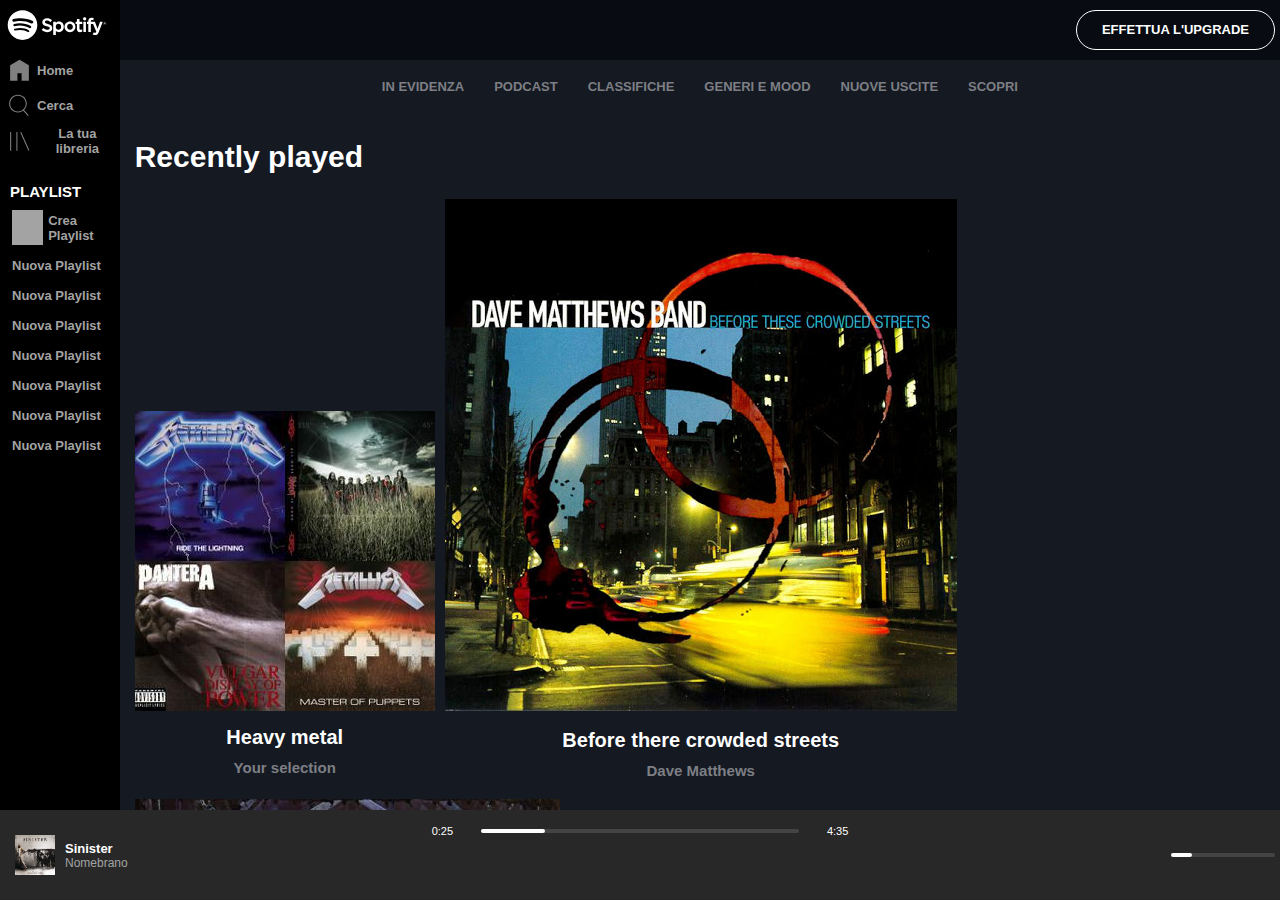
<file: index.html>
<!DOCTYPE html>
<html lang="en">
<head>
  <meta charset="UTF-8">
  <meta name="viewport" content="width=device-width, initial-scale=1.0">
  <meta http-equiv="X-UA-Compatible" content="ie=edge">
  <!-- Google font - Railway -->
  <link href="https://fonts.googleapis.com/css2?family=Roboto:wght@300;400;500;700;900&display=swap" rel="stylesheet">
  <!-- Font Awesome -->
  <link rel="stylesheet" href="https://cdnjs.cloudflare.com/ajax/libs/font-awesome/5.15.1/css/all.min.css" integrity="sha512-+4zCK9k+qNFUR5X+cKL9EIR+ZOhtIloNl9GIKS57V1MyNsYpYcUrUeQc9vNfzsWfV28IaLL3i96P9sdNyeRssA==" crossorigin="anonymous" />
  <!-- Style -->
  <link rel="stylesheet" href="assets/css/style.css">
  <link rel="stylesheet" href="assets/css/mobile.css">
  <title>Spotify by Boolean</title>
</head>

<body>
  <div class="wrapper">
    <main id="main" class="d-flex">
      <!-- sidebar -->
      <aside id="sidebar" class="d-flex f-column">
        <!-- logo -->
        <a href="#" class="logo">
          <img class="big-logo" src="assets/img/logo.svg" alt="Spotify logo">
          <img class="small-logo" src="assets/img/logo-small.svg" alt="Spotify small logo">
        </a>

        <!-- Top menu -->
        <div class="top-menu d-flex f-column">

          <!-- home -->
          <a href="#" class="small_icon">
            <img src="assets/img/home.svg" alt="home logo">
            <span class="disp-none-xs">Home</span>
          </a>
          <!-- cerca -->
          <a href="#" class="small_icon">
            <img src="assets/img/search.svg" alt="magnifing-lent logo">
            <span class="disp-none-xs">Cerca</span>
          </a>
          <!-- La tua lista -->
          <a href="#" class="small_icon">
            <img src="assets/img/libreria.svg" alt="library logo">
            <span class="disp-none-xs">La tua libreria</span>
          </a>
        </div><!-- /Top menu -->

        <!-- playlist menu -->
        <div class="playlist-menu disp-none-xs">
          <h4>playlist</h4>
          <a href="#"><i class="fas fa-plus"></i>Crea Playlist</a>
          <a href="#">Nuova Playlist</a>
          <a href="#">Nuova Playlist</a>
          <a href="#">Nuova Playlist</a>
          <a href="#">Nuova Playlist</a>
          <a href="#">Nuova Playlist</a>
          <a href="#">Nuova Playlist</a>
          <a href="#">Nuova Playlist</a>
        </div><!-- /playlist menu -->

        <!-- app-menu -->
        <div class="app-menu d-flex f-column">
          <a href="#"> <!-- download icon -->
            <i class="far fa-arrow-alt-circle-down"></i>
            <span class="disp-none-xs">Installa app</span>
          </a>
          <hr class="disp-none-xs">
          <a href="#"> <!-- plain user profile -->
            <img src="assets/img/profile.svg" alt="profilo generico">
            <h3 class="disp-none-xs">John Doe</h3>
          </a>
        </div><!-- /app-menu -->

      </aside><!-- /Sidebar -->

      <div id="covers">
        <div id="upgrade" class="d-flex">
          <a href="#" class="btn_up">effettua l'upgrade</a>
        </div><!-- /.upgrade -->

        <nav id="navbar-top" class="d-flex">
          <a class="d-flex" href="#">in evidenza<hr></a>
          <a class="d-flex" href="#">podcast<hr></a>
          <a class="d-flex" href="#">classifiche<hr></a>
          <a class="d-flex" href="#">generi e mood<hr></a>
          <a class="d-flex" href="#">nuove uscite<hr></a>
          <a class="d-flex" href="#">scopri<hr></a>
        </nav>
        <!-- /.navbar-top -->

        <!-- Recently played -->
        <section id="recently">
          <h2>Recently played</h2>
          <div class="albums d-flex">

            <a href="#" class="card d-flex f-column">
              <div class="box d-flex">
                <img src="assets/img/metal_lifting.jpg" alt="heavy metal album cover">
              </div><!-- /.box -->
              <div class="overlay">
                <i class="far fa-play-circle"></i>
              </div><!-- /.overlay -->
              <h3>Heavy metal</h3>
              <h5>Your selection</h5>
            </a><!-- /.card -->

            <a href="#" class="card d-flex f-column">
              <div class="box">
                <img src="assets/img/dmb.jpg" alt="dave matthews band album cover">
              </div><!-- /.box -->
              <div class="overlay">
                <i class="far fa-play-circle"></i>
              </div><!-- /.overlay -->
              <h3>Before there crowded streets</h3>
              <h5>Dave Matthews</h5>
            </a><!-- /.card -->

            <a href="#" class="card d-flex f-column">
              <div class="box">
                <img src="assets/img/nightfall.jpg" alt="Nightfall in middle earth album cover">
              </div><!-- /.box -->
              <div class="overlay">
                <i class="far fa-play-circle"></i>
              </div><!-- /.overlay -->
              <h3>Nightfall in middle earth</h3>
              <h5>Blind Guardian</h5>
            </a><!-- /.card -->

            <a href="#" class="card d-flex f-column">
              <div class="box">
                <img src="assets/img/aquietplace.jpeg" alt="A quiet place album cover">
              </div><!-- /.box -->
              <div class="overlay">
                <i class="far fa-play-circle"></i>
              </div><!-- /.overlay -->
              <h3>A quiet place</h3>
              <h5>Subtitle</h5>
            </a><!-- /.card -->

            <a href="#" class="card d-flex f-column">
              <div class="box">
                <img src="assets/img/split.jpeg" alt="Split album cover">
              </div><!-- /.box -->
              <div class="overlay">
                <i class="far fa-play-circle"></i>
              </div><!-- /.overlay -->
              <h3>Split</h3>
              <h5>Subtitle</h5>
            </a><!-- /.card -->

            <a href="#" class="card d-flex f-column">
              <div class="box">
                <img src="assets/img/sinister.jpeg" alt="Sinister album cover">
              </div><!-- /.box -->
              <div class="overlay">
                <i class="far fa-play-circle"></i>
              </div><!-- /.overlay -->
              <h3>Sinister</h3>
              <h5>Subtitle</h5>
            </a><!-- /.card -->
          </div><!-- /.albums -->

        </section>
        <!-- Created for... -->
        <section id="createdfor">
          <h2 id="utente">Creato per John Doe</h2>
          <h5>Più ascolti, più accurati saranno i suggerimenti.</h5>
          <div class="albums d-flex">

            <a href="#" class="card d-flex f-column">
              <div class="box">
                <img src="assets/img/radar.jpeg" alt="Radar compilation cover">
              </div><!-- /.box -->
              <div class="overlay">
                <i class="far fa-play-circle"></i>
              </div><!-- /.overlay -->
              <h3>Release Radar</h3>
              <h5>Your selection</h5>
            </a><!-- /.card -->

            <a href="#" class="card d-flex f-column">
              <div class="box">
                <img src="assets/img/cure.jpeg" alt="A cure for wellness album cover">
              </div><!-- /.box -->
              <div class="overlay">
                <i class="far fa-play-circle"></i>
              </div><!-- /.overlay -->
              <h3>A cure for wellness</h3>
              <h5>Subtitle</h5>
            </a><!-- /.card -->

          </div>
          <!-- /.albums -->
        </section>
        <!-- Popular artists -->
        <section id="popular-artists">
          <h2>Artisti più popolari</h2>
          <h5>Più ascolti, più accurati saranno i suggerimenti.</h5>
          <div class="albums d-flex">
            <a href="#" class="card d-flex f-column">
              <div class="box">
                <img src="assets/img/regatta.webp" alt="Regatta de Blanc album cover">
              </div><!-- /.box -->
              <div class="overlay">
                <i class="far fa-play-circle"></i>
              </div><!-- /.overlay -->
              <h3>The Police</h3>
            </a><!-- /.card -->

            <a href="#" class="card d-flex f-column">
              <div class="box">
                <img src="assets/img/heads-up.jpg" alt="Heads Up album cover">
              </div><!-- /.box -->
              <div class="overlay">
                <i class="far fa-play-circle"></i>
              </div><!-- /.overlay -->
              <h3>Dave Weckl</h3>
            </a><!-- /.card -->

          </div><!-- /.albums -->
        </section> <!-- /#popular-artists -->
      </div><!-- /.covers -->
    </main>

    <!-- PLAYER -->
    <footer id="footer" class="d-flex">
      <div class="song">
        <div class="song-info d-flex">
          <div class="cover-img d-flex">
            <img src="assets/img/sinister.jpeg" alt="album cover">
          </div>
          <div class="album-info d-flex f-column">
            <div class="band-name">sinister</div>
            <div class="song-title">nomebrano</div>
          </div>

        <div class="favorites d-flex">
          <a href="#"><i class="far fa-heart"></i></a>
          <a href="#"><i class="far fa-folder"></i></a>
        </div>

        </div>
      </div>
      <div class="player d-flex f-column">
        <div class="commands d-flex">
          <a class="d-flex" href="#"><i class="fas fa-random"></i></a>
          <a class="d-flex" href="#"><i class="fas fa-step-backward"></i></a>
          <a class="d-flex" href="#"><i class="far fa-play-circle"></i></a>
          <a class="d-flex" href="#"><i class="fas fa-step-forward"></i></a>
          <a class="d-flex" href="#"><i class="fas fa-redo-alt"></i></a>
        </div> <!-- /player -->

        <div class="time-bar d-flex">
          <div class="time listened-time">0:25</div>
          <div class="bar whole-bar">
            <hr class="bar partial-bar">
          </div>
          <div class="time remaining-time">4:35</div>
        </div> <!-- /time-bar -->
      </div> <!-- /player -->

      <div class="settings d-flex">
          <a href="#"><i class="fas fa-bars"></i></a>
          <a href="#"><i class="fas fa-tv"></i></a>
          <a href="#"><i class="fas fa-volume-up"></i></a>
        <!-- /icons -->
          <div class="volume bar whole-bar">
            <hr class="volume bar partial-bar">
          </div><!-- /volume bar -->
      </div> <!-- /settings -->

    </footer>

  </div><!-- /Wrapper -->
  <script>
    document.getElementById('utente').innerHTML = "Created for Andrea";
  </script>
</body>
</html>
</file>
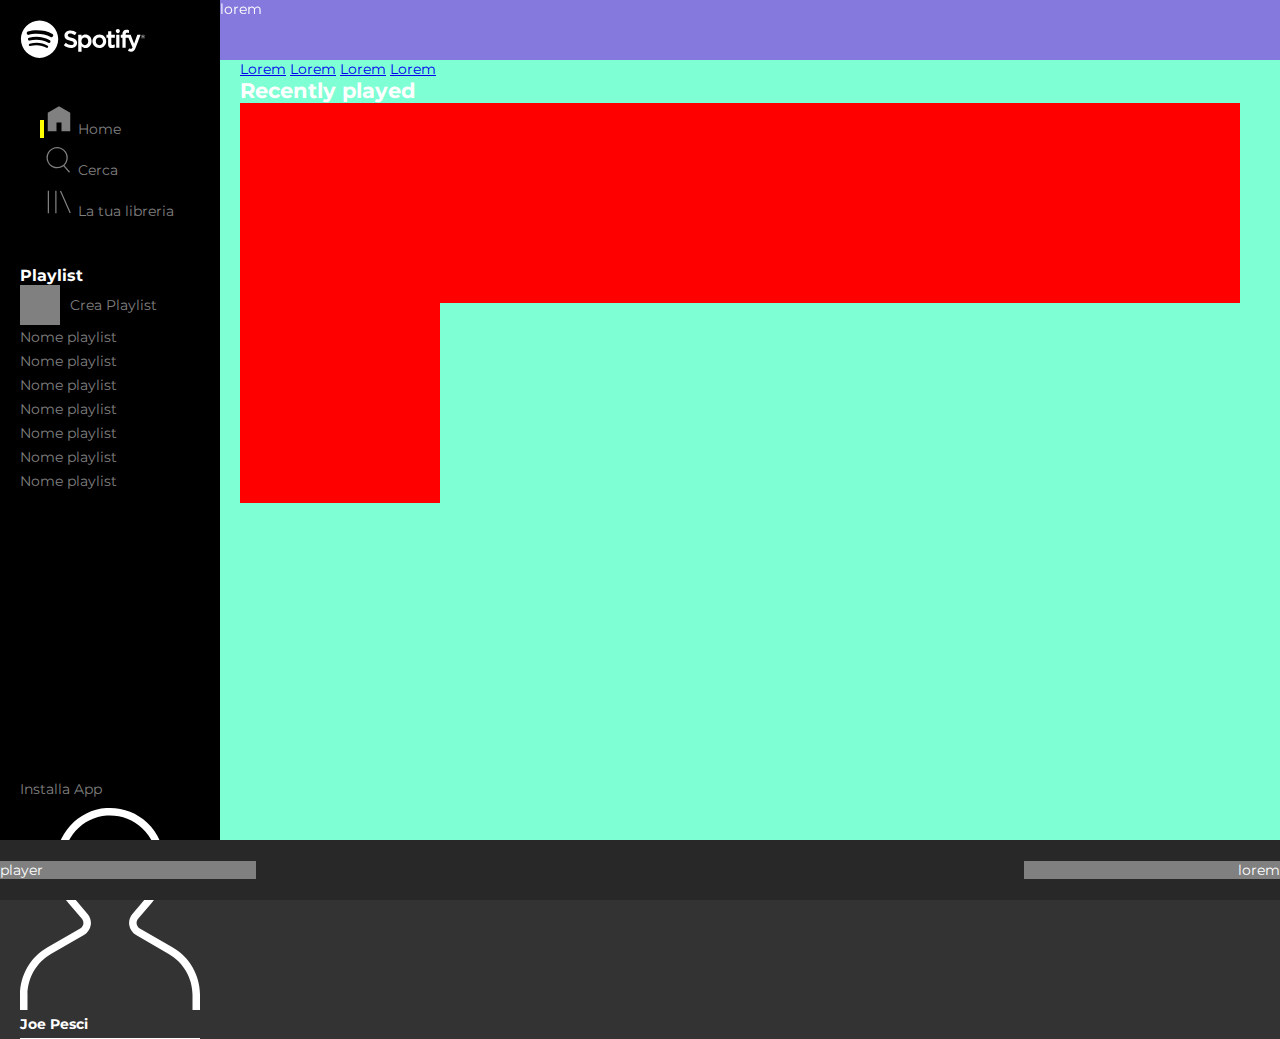
<file: assets/correzione/index.html>
<!DOCTYPE html>
<html lang="en">
<head>
    <meta charset="UTF-8">
    <meta name="viewport" content="width=device-width, initial-scale=1.0">
    <link rel="stylesheet" href="https://cdnjs.cloudflare.com/ajax/libs/font-awesome/5.15.1/css/all.min.css" integrity="sha512-+4zCK9k+qNFUR5X+cKL9EIR+ZOhtIloNl9GIKS57V1MyNsYpYcUrUeQc9vNfzsWfV28IaLL3i96P9sdNyeRssA==" crossorigin="anonymous" />
    <link href="https://fonts.googleapis.com/css2?family=Montserrat:ital,wght@0,300;0,400;0,500;0,600;1,700&display=swap" rel="stylesheet">
    <link rel="stylesheet" href="style.css">
    <title>Spotify clone</title>
</head>
<body>
    <div class="wrapper d-flex">
        <main id="site_content" class="d-flex">
            <aside class="sidebar_menu">
              <div class="nav_top_wrapper">
                <div class="logo">
                  <img src="../img/logo.svg" alt="">
                </div>
                <div class="menu_primary">
                  <ul>
                    <li><a class="active" href="#"><img src="../img/home.svg" alt=""> Home</a></li>
                    <li><a href="#"><img src="../img/search.svg" alt=""> Cerca</a></li>
                    <li><a href="#"><img src="../img/libreria.svg" alt=""> La tua libreria</a></li>

                  </ul>

                </div>

                <div class="menu_playlist">
                  <h3>Playlist</h3>
                  <a href="#">
                  <div class="plus_wrapper">
                      <i class="fas fa-plus"></i>
                  </div>
                  Crea Playlist
                  </a>
                  <ul class="menu_playlist_nav">
                    <li><a href="#">Nome playlist</a></li>
                    <li><a href="#">Nome playlist</a></li>
                    <li><a href="#">Nome playlist</a></li>
                    <li><a href="#">Nome playlist</a></li>
                    <li><a href="#">Nome playlist</a></li>
                    <li><a href="#">Nome playlist</a></li>
                    <li><a href="#">Nome playlist</a></li>
                  </ul>
                </div>
              </div>
              <div class="user_details">
                <div class="download">
                  <i class="far fa-arrow-alt-circle-down"></i>
                  <a href="#">Installa App</a>
                  <div class="user">
                    <img src="../img/profile.svg" alt="profilo generico">
                    <strong>Joe Pesci</strong>
                  </div>
                </div>
              </div>
            </aside>
            <section class="covers_section">
                <div class="subscribe_banner">
                    lorem
                </div>

                <nav>
                     <a href="#">Lorem</a>
                     <a href="#">Lorem</a>
                     <a href="#">Lorem</a>
                     <a href="#">Lorem</a>

                </nav>
                <h2>Recently played</h2>
                <div id="recently_played" class="d-flex flex-wrap">
                    <div class="item"></div>
                    <div class="item"></div>
                    <div class="item"></div>
                    <div class="item"></div>
                    <div class="item"></div>
                    <div class="item"></div>

                </div>

                <div id="created_for"></div>
                <div id="popular"></div>


            </section>
        </main>
        <footer id="site_footer">
            <div class="playing">player</div>
            <div class="player">
              <div class="player-top">
                <a class="d-flex" href="#"><i class="fas fa-random"></i></a>
                <a class="d-flex" href="#"><i class="fas fa-step-backward"></i></a>
                <a class="d-flex" href="#"><i class="far fa-play-circle"></i></a>
                <a class="d-flex" href="#"><i class="fas fa-step-forward"></i></a>
                <a class="d-flex" href="#"><i class="fas fa-redo-alt"></i></a>
              </div>
              <div class="player-bottom">
                <div class="time-gone">
                  <div class="pointer"></div>
                </div>
              </div>
            </div>
            <div class="volume">lorem</div>
        </footer>
    </div>

</body>
</html>
</file>
<file: assets/css/style.css>
*{
  margin: 0;
  padding: 0;
  box-sizing: border-box;
}
/* Utility */
.d-flex{
  display: flex;
  flex-basis: fit-content;
}
.f-column{
  flex-direction: column;
}
.btn_up{
  display: inline-block;
  background-color: #080b12;
  color: white;
  height: 40px;
  border-radius: 20px;
  border: 1px solid white;
  padding: 10px 25px;
  font-weight: 600;
  text-decoration: none;
  text-transform: uppercase;
  line-height: calc(40px - 12px - 10px);
  vertical-align: middle;
  margin-right: 5px;
}
/* /Utility */
/* Structure */
body{
  font-family: 'Railway;', sans-serif;
  color: white;
  min-width: 380px;
}
section{
  padding: 10px;
  margin: 10px 0;
}
h2{
  font-size: 30px;
  font-weight: 700;
  margin-bottom: 20px;
  margin-left: 5px;
}
h3{
  font-size: 20px;
  font-weight: 700;
  color: white;
  margin: 10px 0;
}
h4{
  font-size: 15px;
  font-weight: 600;
  text-transform: uppercase;
  color: white;
  margin: 5px 10px;
}
h5{
  font-size: 15px;
  font-weight: 700;
  margin-bottom: 15px;
  color: #7d7f84;
}
a{
  text-decoration: none;
  font-size: 13px;
}
.wrapper{
  display: flex;
  flex-direction: column;
  justify-content: space-between;
  width: 100%;
  height: 100vh;
  background-color: #333;
  overflow-x: hidden;
  overflow-y: auto;
  position: relative;
}
#main{
  width: 100%;
  height: 90%;
  flex-wrap: nowrap;
}
#footer{
  background-color: #282828;
  width: 100%;
  height: 10%;
  min-height: 60px;
  overflow: hidden;
  position: absolute;
  bottom: 0;
  left: 0;
}
/* /Structure */

/* SIDEBAR */
#main #sidebar{
  width: 250px;
  height: 100%;
  min-height: 200px;
  background-color: black;
  overflow-x: hidden;
  overflow-y: auto;
  flex-wrap: wrap;
  position: relative;
}
#main #sidebar a.logo{
  display: block;
  height: 30px;
  margin: 10px 5px;
  text-align: left;
}
#main #sidebar a.logo > img{
  color: white;
}
#main #sidebar a.logo > img.big-logo{
  display: inline;
  height: 30px;
}
#main #sidebar a.logo > img.small-logo{
  display: none;
  height: 20px;
}
#main #sidebar a{
  display: flex;
  flex-basis: fit-content;
  text-decoration: none;
  color: #a3a3a3;
  justify-content: flex-start;
  align-items: center;
  border-left: 2px solid black;
  border-right: 2px solid black;
  font-weight: 600;
}
#main #sidebar .top-menu,
#main #sidebar .playlist-menu{
  margin-bottom: 20px;
  width: 100%;
}
#main #sidebar .top-menu a{
  height: 30px;
}
#main #sidebar .top-menu a:hover{
  border-left: 2px solid yellow;
  color: white;
}
#main #sidebar .top-menu a.small_icon{
  text-align: center;
}
#main #sidebar .top-menu a.small_icon > img{
  opacity: 0.5;
  height: 25px;
  margin: 5px;
}
#main #sidebar .top-menu a.small_icon:hover > img{
  opacity: 1;
}
#main #sidebar .playlist-menu a{
  margin-left: 10px;
  height: 30px;
}
#main #sidebar .playlist-menu a:first-of-type{
  height: 45px;
}
#main #sidebar .playlist-menu a:hover{
  color: white;
}
#main #sidebar .playlist-menu i{
  display: flex;
  width: 35px;
  height: 35px;
  justify-content: center;
  align-items: center;
  font-size: 18px;
  margin: 5px 5px 5px 0;
  background-color: #a3a3a3;
  color: black;
}
#main #sidebar .playlist-menu a:first-of-type:hover > i{
  background-color: white;
}
#main #sidebar .app-menu{
  width: 100%;
  position: absolute;
  bottom: 0;
  left: 0;
}
#main #sidebar .app-menu > a > i{
  margin: 0 10px 10px 10px;
}
#main #sidebar .app-menu > a > span{
  margin-bottom: 10px;
}
#main #sidebar .app-menu > hr{
  width: 90%;
  border-left: none;
  border-right: none;
  border-top: none;
  border-bottom: 1px solid #a3a3a3;
  margin: auto;
}
#main #sidebar .app-menu > a:last-of-type{
  margin: 0 0 10px 5px;
}
#main #sidebar .app-menu > a > img{
  width: 25px;
  height: 25px;
  background-color: #a3a3a3;
  color: white;
  border-radius: 50%;
  margin: 10px 10px 10px 0;
}
#main #sidebar .app-menu > a > h3{
  font-size: 15px;
}
/* /SIDEBAR */

/* COVERS */
#main #covers{
  width: 100%;
  min-height: 100%;
  background-color: #141922;
  overflow-y: auto;
  overflow-x: hidden;
}
/* UPGRADE */
#main #upgrade{
  width: 100%;
  height: 60px;
  background-color: #080b12;
  justify-content: flex-end;
  align-items: center;
}
#main #upgrade a.btn_up{
  text-decoration: none;
  color: white;
  text-transform: uppercase;
}
#main #upgrade a.btn_up:hover{
  color: #1ed760;
}
/* /UPGRADE */

/* NAVBAR TOP */
#main #navbar-top{
  width: 100%;
  height: 60px;
  flex-wrap: wrap;
  justify-content: center;
  align-items: center;
  background-color: #141922;
}
#main #navbar-top a{
  flex-direction: column;
  height: 20px;
  color: #7d7f84;
  text-decoration: none;
  text-transform: uppercase;
  font-size: 13px;
  font-weight: 700;
  font-stretch: expanded;
  margin: 15px;
  justify-content: center;
  align-items: center;
}
#main #navbar-top a > hr{
  border-left: none;
  border-right: none;
  border-top: 1px solid #141922;
  border-bottom: 1px solid #141922;
  margin-top: 5px;
  width: 50%;
}
#main #navbar-top a:hover > hr{
  border-top: 1px solid yellow;
  border-bottom: 1px solid yellow;
}
/* /NAVBAR TOP */

#main .albums{
  width: 100%;
  flex-wrap: wrap;
  justify-content: left;
  align-items: baseline;
}
#main .card{
  width: 175px;
  background-color: #141922;
  text-align: center;
  justify-content: center;
  align-items: center;
  position: relative;
}
#main .card .box{
  padding: 5px;
  justify-content: center;
  align-items: center;
}
#main .card img{
  width: 100%;
}
#main section > h5{
  margin-left: 5px;
}
#main #popular-artists .card img,
#main #popular-artists .card .overlay{
  border-radius: 50%;
}
#main .card .overlay{
  position: absolute;
  top: 5px;
  left: 5px;
  display: flex;
  justify-content: center;
  align-items: center;
  width: calc(175px - 10px);
  height: calc(175px - 10px);
  background-color: transparent;
}
#main .card .overlay > .fa-play-circle{
  color: transparent;
  font-size: 50px;
}
#main .card:hover > .overlay{
  transition: all 0.5s;
  background-color: rgba(0,0,0,0.6);
}
#main .card:hover > .overlay > .fa-play-circle {
  transition: all 1s;
  color: white;
}
/* /COVERS */

/* FOOTER */
/* Player */
#footer > div{
  flex-basis: calc(100% / 3);
  height: 100%;
  padding: 5px;
}
#footer .song-info{
  width: 50%;
  height: 100%;
}
#footer .song-info .cover-img{
  padding: 0 10px;
  align-items: center;
  justify-content: center;
}
#footer .song-info .cover-img img{
  width: 40px;
}
#footer .song-info .album-info{
  align-items: flex-start;
  justify-content: center;
}
#footer .song-info .album-info .band-name{
  color: white;
  width: 100%;
  font-size: 13px;
  font-weight: 600;
  text-transform: capitalize;
}
#footer .song-info .album-info .song-title{
  color: #a3a3a3;
  width: 100%;
  font-size: 12px;
  font-weight: 500;
  text-transform: capitalize;
}
#footer .song .favorites{
  width: 100%;
  justify-content: flex-end;
  align-items: center;
}
#footer .song .favorites > a{
  font-size: 15px;
  text-decoration: none;
  color: #a3a3a3;
  margin-left: 20px;
}

/* /song-info */
#footer .player > div {
  width: 100%;
  height: 50%;
}
#footer .player .commands{
  justify-content: center;
}
#footer .player .commands a{
  align-items: center;
}
#footer .player .commands > a{
  margin: 5px 10px;
  color: white;
  text-decoration: none;
}
#footer .player .commands > a:nth-child(3){
  margin: 5px 20px;
  font-size: 25px;
}
#footer .player .time-bar{
  justify-content: space-between;
  align-items: center;
}
#footer .player .time-bar > .time{
  width: 10%;
  font-size: 11px;
}
#footer .bar{
  height: 0;
  border-top: none;
  border-left: none;
  border-right: none;
  border-radius: 2px;
}
#footer .whole-bar{
  border-bottom: 4px solid #444;
}
#footer .partial-bar{
  border-bottom: 4px solid white;
  position: absolute;
}
/* Time bar */
#footer .time-bar .whole-bar{
  position: relative;
  width: 80%;
}
#footer .time-bar .partial-bar{
  width: 20%;
  left: 0;
  top: 50%;
}
#footer .player .time-bar .listened-time{
  margin-right: 10px;
}
#footer .player .time-bar .remaining-time{
  text-align: right;
  margin-left: 10px;
}
/* Settings */
#footer .settings{
  justify-content: flex-end;
  align-items: center;
}
#footer .settings > a{
  color: white;
  text-decoration: none;
  margin: 5px 10px;
}
#footer .settings .whole-bar{
  position: relative;
  flex-basis: 25%;
}
#footer .settings .whole-bar .partial-bar{
  width: 20%;
  top: 50%;
  left: 0;
}
/* /Player */
</file>
<file: assets/css/mobile.css>
/* extra small screen */


@media screen and (max-height: 599px){
  #sidebar .app-menu,
  #upgrade{
    display: none;
  }
}

@media screen and (max-width: 638px){
  /* /Utility */
  .disp-none-xs{
    display: none !important;
  }
  /* /Utility */
  #footer .song .favorites{
    flex-direction: column;
    justify-content: center;
    align-items: center;
  }
  #footer .song .favorites .fa-heart{
    margin-right: 0;
  }
  /* Sostituzione logo Spotify */
  #main #sidebar{
    width: 40px;
    overflow-y: hidden;
  }
  #main #sidebar a.logo{
    height: 25px;
    margin: 5px 7px 0 7px;
  }
  #main #sidebar a.logo > img.small-logo{
    display: flex;
  }
  #main #sidebar a.logo > img.big-logo{
    display: none;
  }
  #main #sidebar > a{
    display: flex;
    margin: auto;
  }

}
</file>
<file: assets/correzione/style.css>
* {
    margin: 0;
    padding: 0;
    box-sizing: border-box;
}

/* Utility classes */
.d-flex {
    display: flex;
}
.flex-wrap {
    flex-wrap: wrap;
}

body {
    background-color: #333;
    color: white;
    overflow: hidden;
    font-size: 14px;
    font-family: 'Montserrat', sans-serif;
}
.wrapper {
    height: 100vh;
    flex-direction: column;
    justify-content: space-between;
}

#site_content{
    height: calc(100% - 60px);
}
/* ************************* */
/* Struttura */
aside.sidebar_menu {
  display: flex;
  flex-direction: column;
  justify-content: space-between;
  width: 220px;
  background-color: black;
}
.sidebar_menu a{
  color: grey;
  text-decoration: none;
}
.sidebar_menu a:hover{
  color: white;
}
.sidebar_menu ul{
  /* Provare senza line-height */
  line-height: 1.5rem;
  /* padding: 20px; */
  list-style: none
}
.nav_top_wrapper{
  display: flex;
  flex-direction: column;
  min-height: 300px;
  height: calc(100% - 80px);
}
.menu_playlist{
  padding: 20px;
}

.menu_playlist_nav{
  height: 90%;
  overflow-y: auto;
}
.logo{
  margin: 20px;
}
.logo img{
  width: 70%;
}
/* Primary menu */
.active{
  border-left: 4px solid yellow;

}
.menu_primary ul li:not(:first-child){
  border-left: 4px solid black;
}
.menu_primary{
  padding: 20px;
}
.menu_primary ul li{
  padding: 2px 20px;
}
.menu_primary a{
  color: grey;
  text-decoration: none;
}
.menu_primary a:hover{
  color: white;
}
.menu_primary > a:hover .plus_wrapper{
  background-color: white;
}
.menu_primary img{
  height: 30px;
  opacity: 0.5;
}
.menu_primary a:hover > img{
  opacity: 1;
}
/* Playlist menu */
.menu_playlist > a{
  text-decoration: none;
  display: flex;
  align-items: center;
  color: grey;
}
.plus_wrapper{
  height: 40px;
  width: 40px;
  background-color: grey;
  display: flex;
  justify-content: center;
  align-items: center;
  margin-right: 10px;
}
.plus_wrapper a{
  color: black;
  text-decoration: none;
}
/* User details */
.user_details{
  background-color: black;
  height: 80px;
  padding: 20px;
}
.download{
  border-bottom: 1px solid white;
  padding-bottom: 5px;
}
.user{
  padding-top: 10px;
}
/* /Sidebar */
.covers_section {
    background-color: aquamarine;
    padding: 20px;;
    overflow-y: auto;
    overflow-x: hidden;
    padding-top: 60px;
    /* margin-top: 60px; */
    width: calc(100% - 220px);
}
.subscribe_banner {
    position: fixed;
    top: 0;
    right: 0;
    width: calc(100% - 220px);
    height: 60px;
    background-color: #8a2be2a1;
}
/* Covers section */
.item {
    width: 200px;
    height: 200px;
    background-color: red;
}
/* Footer */
footer#site_footer {
    background-color: #282828;
    height: 60px;
    position: fixed;
    bottom: 0;
    left: 0;
    width: 100%;
    z-index: 1;
    display: flex;
    justify-content: space-between;
    align-items: center;
}
.playing,
.volume{
  width: 20%;
  background-color: grey;
}
.volume{
  text-align: right;
}
.player-top{
  display: flex;
  justify-content: center;
  align-items: center;
  margin-bottom: 10px;
}
.player-top a{
  text-decoration: none;
  color: white;
}

/* player_bottom */
.player-bottom{
  display: flex;
}
.time-gone{
  width: 40%;
  height: 4px;
  background-color: white;
  border-radius: 2px;
  position: relative;
}
.time{
  width: 60%;
  height: 4px;
  background-color: grey;
  border-top-right-radius: 4px;
  border-bottom-right-radius: 4px;
}
.pointer{
  width: 20px;
  height: 20px;
  border-radius: 50%;
  background-color: white;
  position: absolute;
  top: 50%;
  right: 0;
  transform: translateY(-50%);
  visibility: hidden;
}
.player-bottom:hover .pointer{
  visibility: visible;
}
.player-bottom:hover .time-gone{
  background-color: lime;
}
</file>
